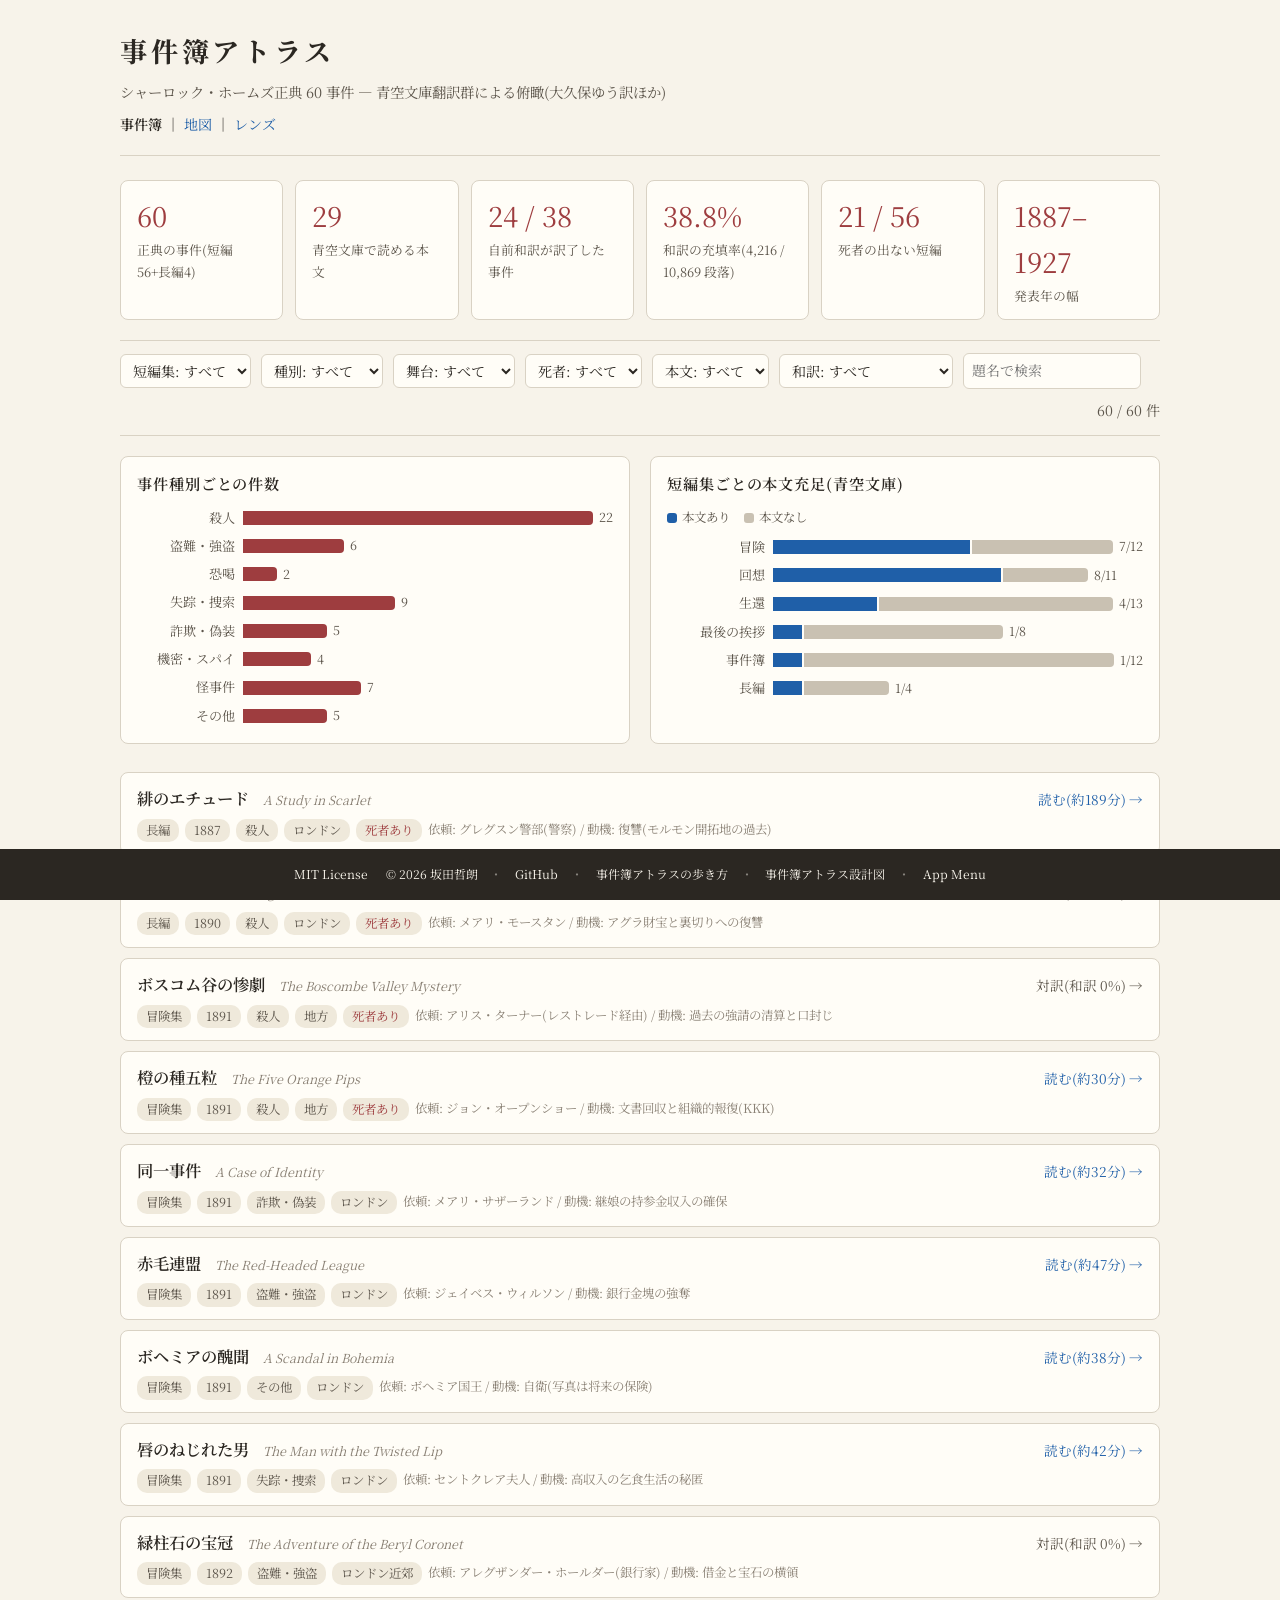
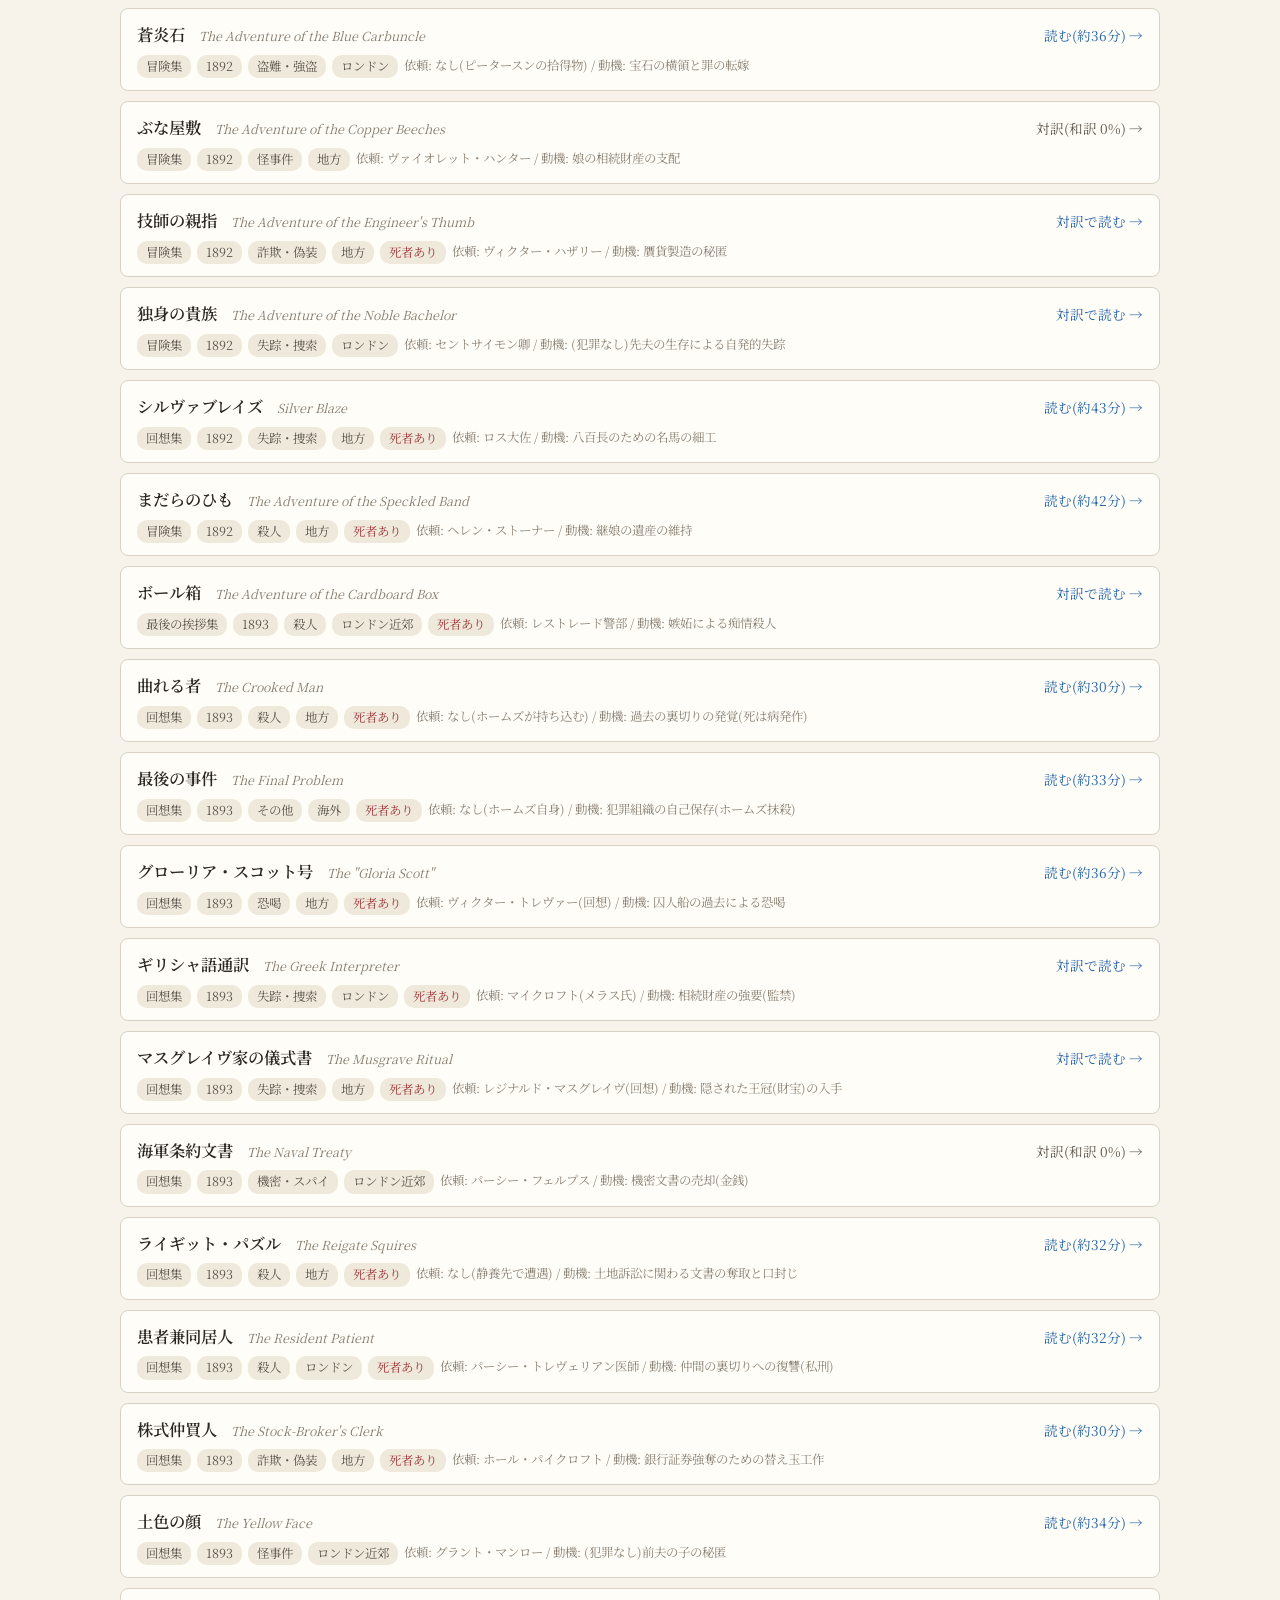
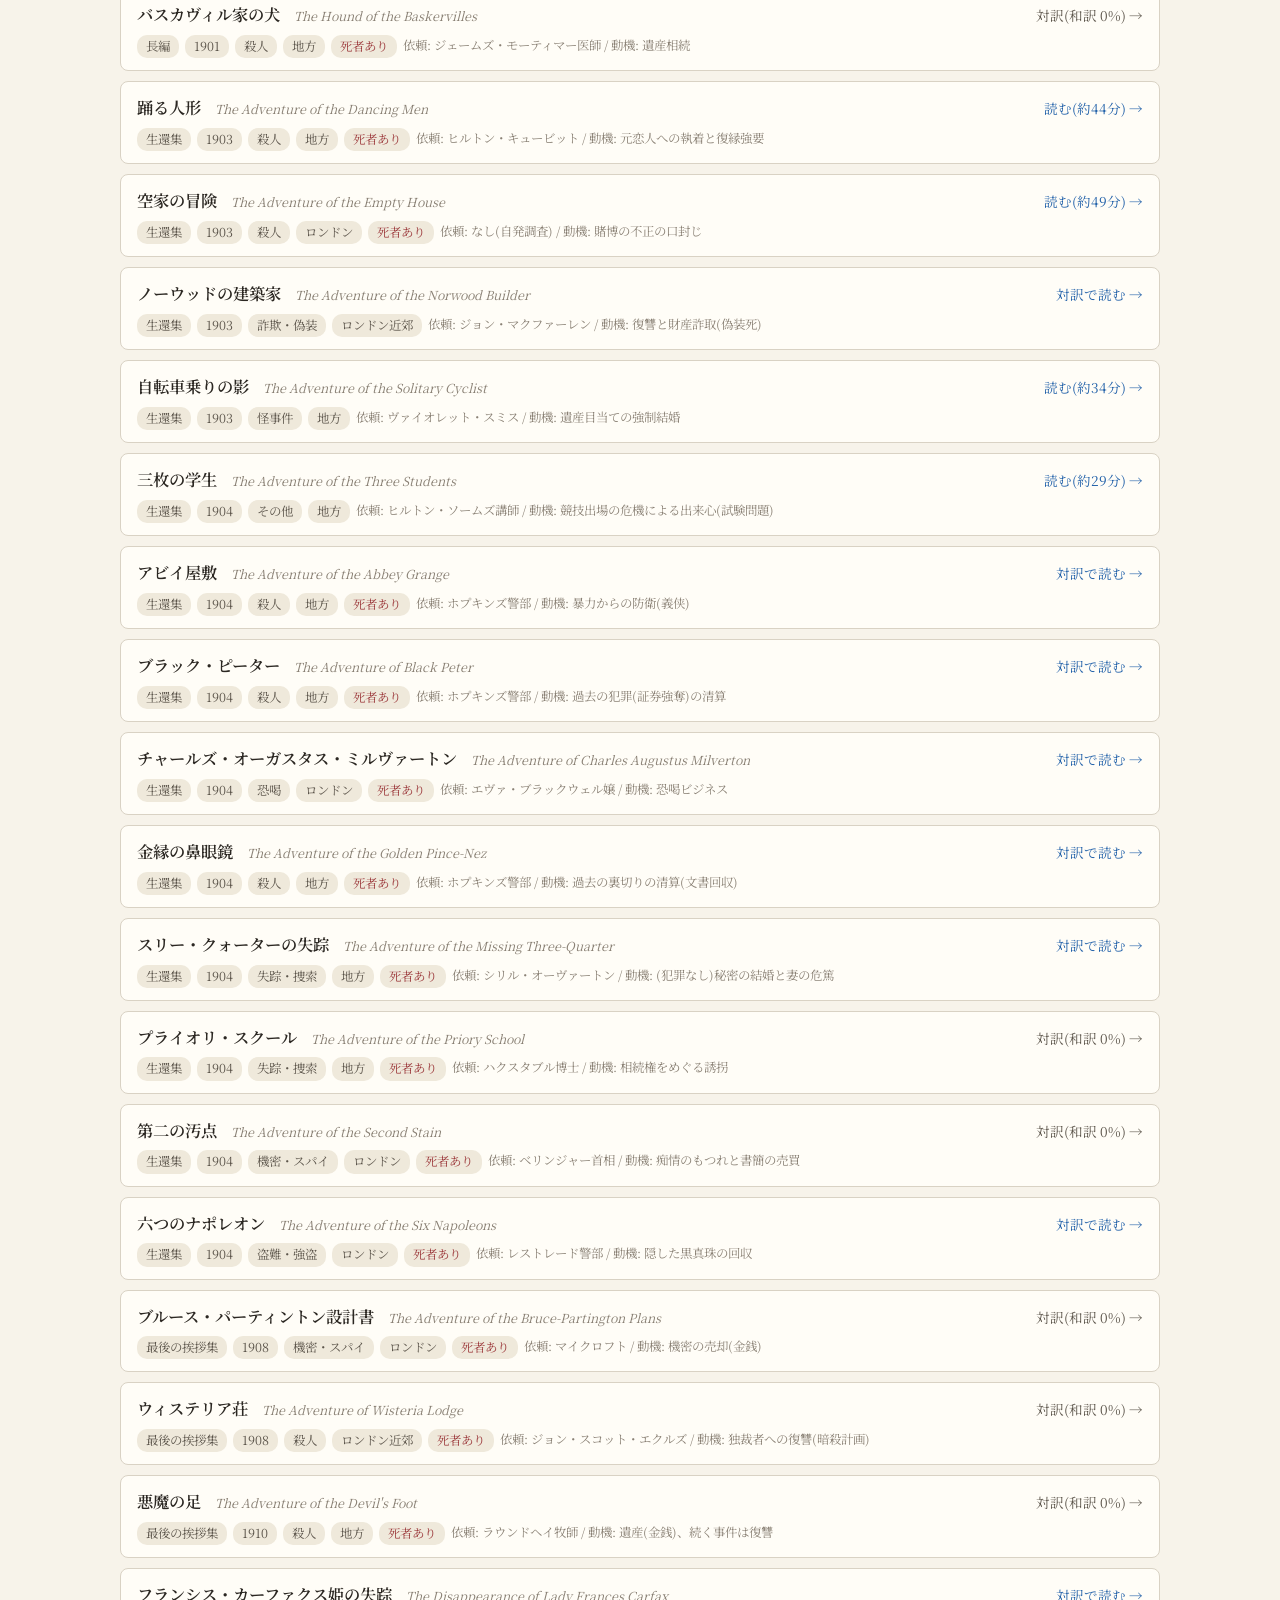
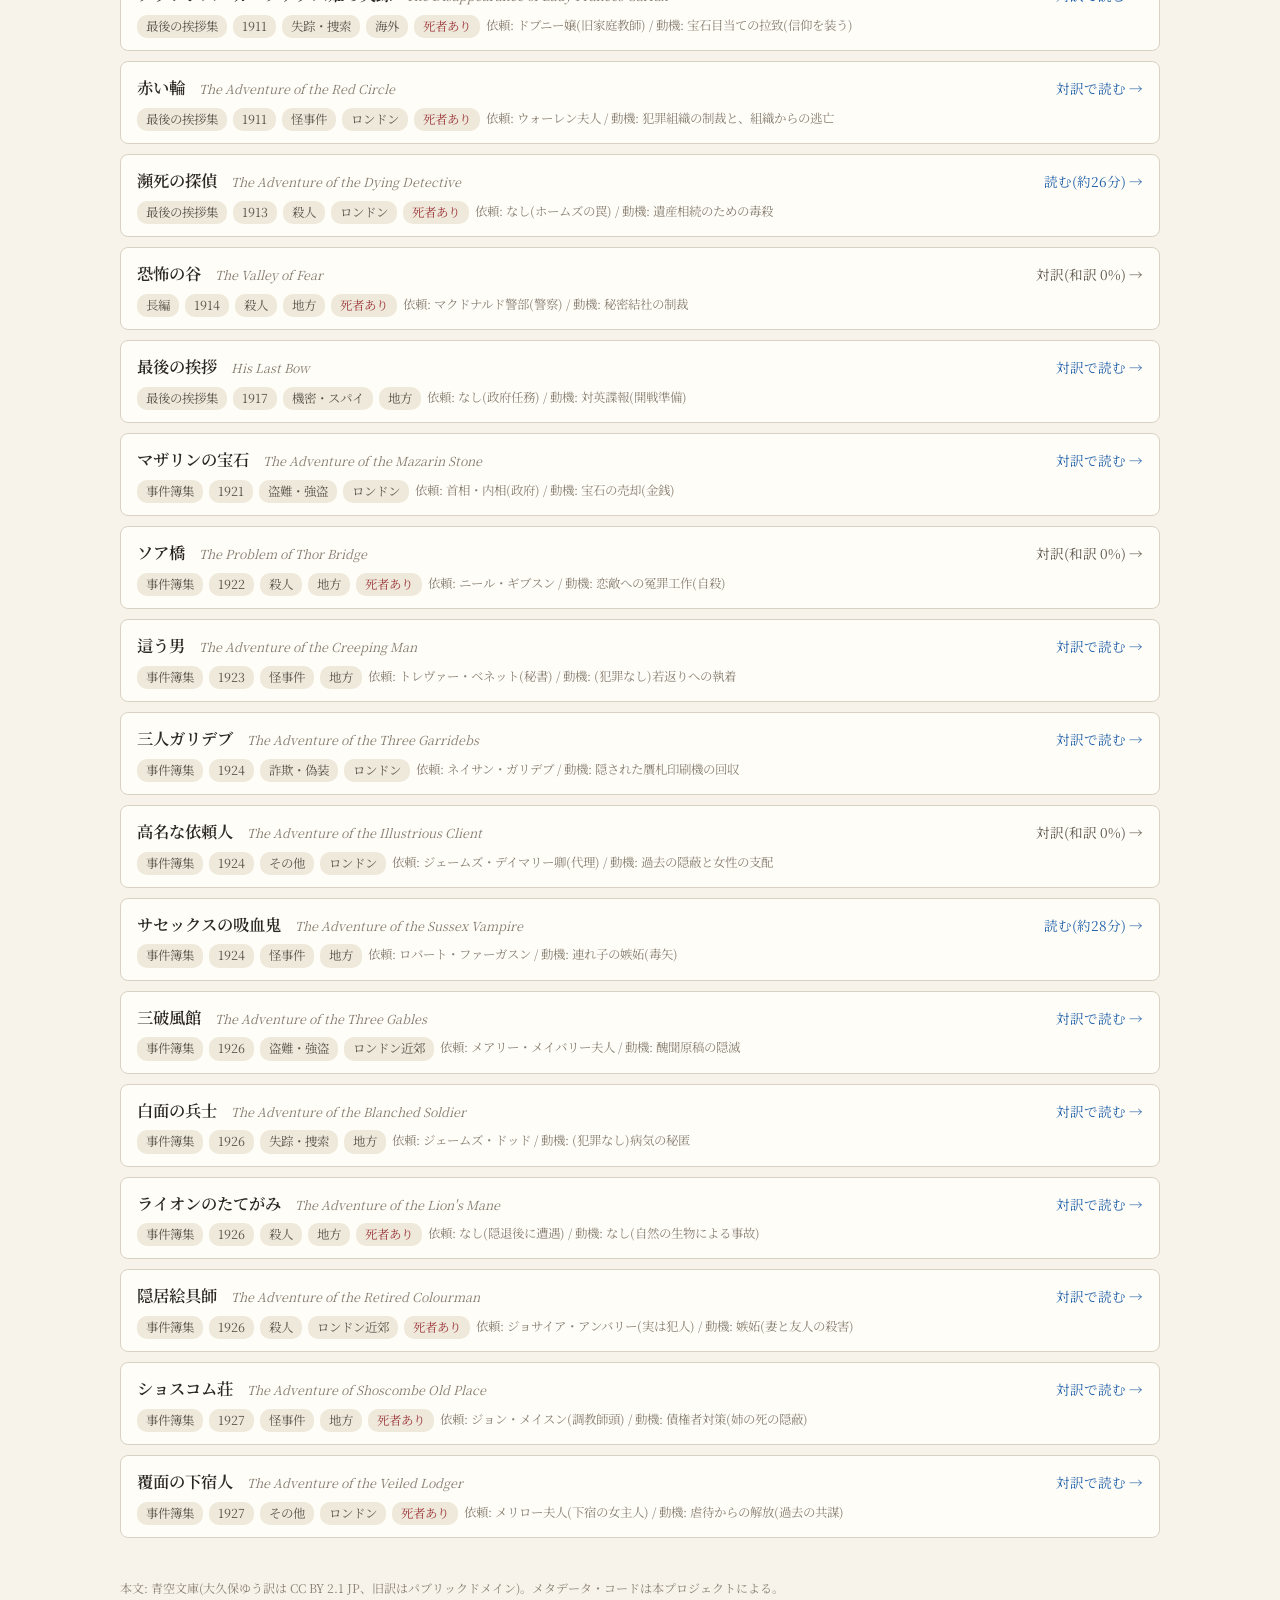
<file: web/index.html>
<!DOCTYPE html>
<html lang="ja">
<head>
<meta charset="utf-8">
<meta name="viewport" content="width=device-width, initial-scale=1">
<title>事件簿アトラス — シャーロック・ホームズ正典60事件</title>
<meta name="description" content="青空文庫のホームズ翻訳群を土台に、正典60事件をメタデータと本文の二層で俯瞰する。">
<link rel="preconnect" href="https://fonts.googleapis.com">
<link href="https://fonts.googleapis.com/css2?family=Noto+Serif+JP:wght@400;600&display=swap" rel="stylesheet">
<link rel="stylesheet" href="style.css">
</head>
<body>
<div class="wrap">
  <header class="site">
    <h1><a href="./">事件簿アトラス</a></h1>
    <div class="sub">シャーロック・ホームズ正典 60 事件 — 青空文庫翻訳群による俯瞰(大久保ゆう訳ほか)</div>
    <nav style="font-size:.88rem;margin-top:8px"><a href="./" style="color:var(--ink);font-weight:600">事件簿</a> ｜ <a href="map.html">地図</a> ｜ <a href="lens.html">レンズ</a></nav>
  </header>

  <section id="stats" aria-label="統計"></section>

  <section id="filters" aria-label="絞り込み">
    <select id="f-col" aria-label="短編集"></select>
    <select id="f-type" aria-label="事件種別"></select>
    <select id="f-region" aria-label="舞台"></select>
    <select id="f-death" aria-label="死者">
      <option value="">死者: すべて</option>
      <option value="yes">死者あり</option>
      <option value="no">死者なし</option>
    </select>
    <select id="f-text" aria-label="本文">
      <option value="">本文: すべて</option>
      <option value="yes">本文あり</option>
      <option value="no">本文なし</option>
    </select>
    <select id="f-ja" aria-label="自前和訳">
      <option value="">和訳: すべて</option>
      <option value="done">訳了</option>
      <option value="wip">訳出中</option>
      <option value="none">対象外(青空文庫あり)</option>
    </select>
    <input type="search" id="f-q" placeholder="題名で検索" aria-label="題名検索">
    <span class="count" id="f-count"></span>
  </section>

  <section id="charts" aria-label="分布"></section>

  <section id="case-list" aria-label="事件一覧"></section>

  <p style="margin-top:40px;color:var(--ink-3);font-size:.75rem">
    本文: 青空文庫(大久保ゆう訳は CC BY 2.1 JP、旧訳はパブリックドメイン)。メタデータ・コードは本プロジェクトによる。
  </p>
</div>
<footer class="app-footer">
  <a href="https://github.com/twill3c/jikenbo-atlas/blob/main/LICENSE">MIT License</a>
  <span>© 2026 坂田哲朗</span>
  <span class="fsep">・</span><a href="https://github.com/twill3c/jikenbo-atlas">GitHub</a>
  <span class="fsep">・</span><a id="link-howto" href="https://claude.ai/code/artifact/b86e776b-0192-4883-8d22-09c72c272e27">事件簿アトラスの歩き方</a>
  <span class="fsep">・</span><a id="link-design" href="https://claude.ai/code/artifact/f86403ca-7333-45a6-839f-3c2a25de6cc7">事件簿アトラス設計図</a>
  <span class="fsep">・</span><a href="https://app-menu-amber.vercel.app/">App Menu</a>
</footer>
<div id="tip" role="tooltip"></div>
<script src="app.js"></script>
</body>
</html>
</file>
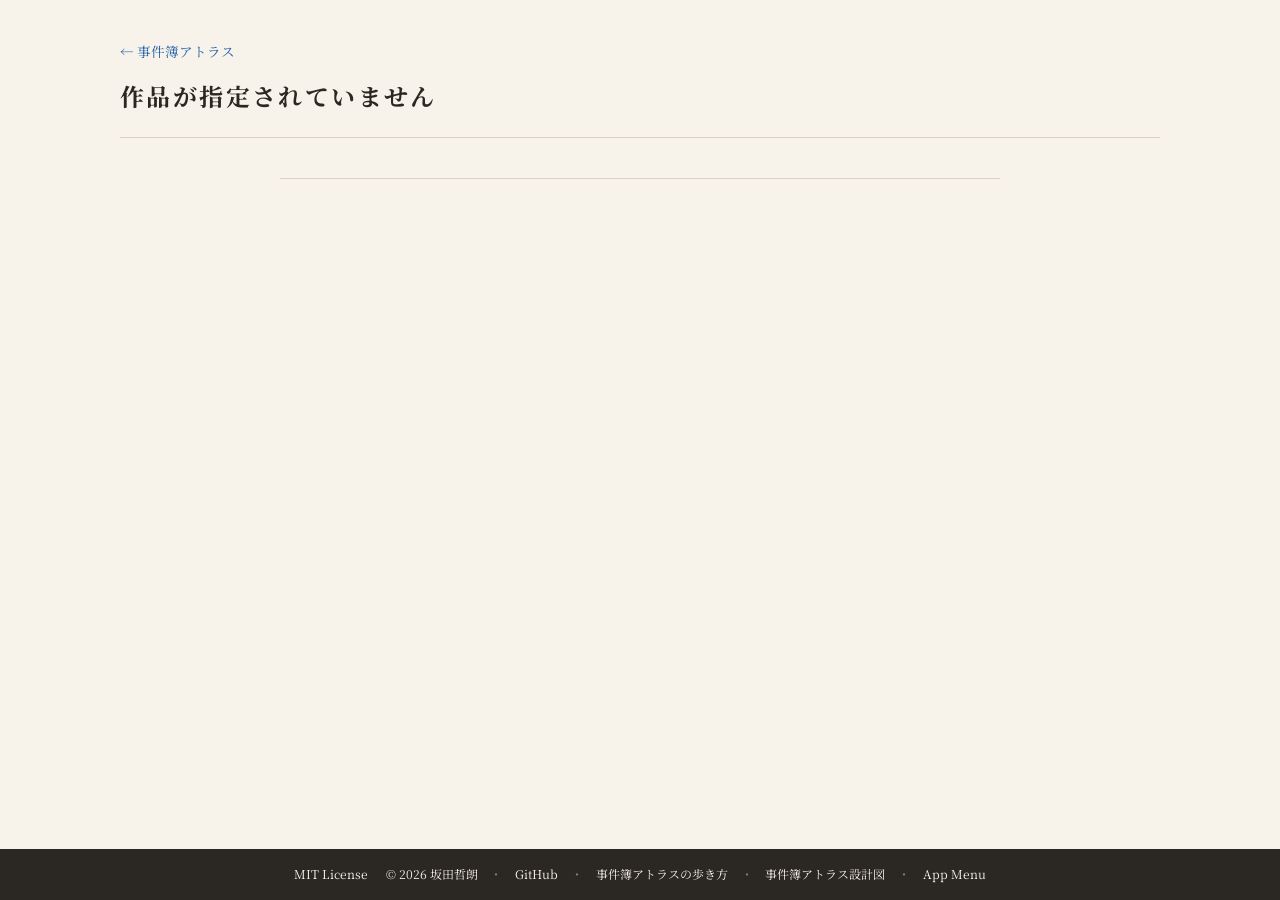
<file: web/reader.html>
<!DOCTYPE html>
<html lang="ja">
<head>
<meta charset="utf-8">
<meta name="viewport" content="width=device-width, initial-scale=1">
<title>リーダー — 事件簿アトラス</title>
<link rel="preconnect" href="https://fonts.googleapis.com">
<link href="https://fonts.googleapis.com/css2?family=Noto+Serif+JP:wght@400;600&display=swap" rel="stylesheet">
<link rel="stylesheet" href="style.css">
</head>
<body>
<div class="wrap">
  <header id="reader-head">
    <p class="backlink"><a href="./">← 事件簿アトラス</a></p>
    <h1 id="r-title">読み込み中…</h1>
    <div class="meta" id="r-meta"></div>
  </header>
  <main id="reader-body"></main>
  <footer id="reader-foot"></footer>
</div>
<footer class="app-footer">
  <a href="https://github.com/twill3c/jikenbo-atlas/blob/main/LICENSE">MIT License</a>
  <span>© 2026 坂田哲朗</span>
  <span class="fsep">・</span><a href="https://github.com/twill3c/jikenbo-atlas">GitHub</a>
  <span class="fsep">・</span><a id="link-howto" href="https://claude.ai/code/artifact/b86e776b-0192-4883-8d22-09c72c272e27">事件簿アトラスの歩き方</a>
  <span class="fsep">・</span><a id="link-design" href="https://claude.ai/code/artifact/f86403ca-7333-45a6-839f-3c2a25de6cc7">事件簿アトラス設計図</a>
  <span class="fsep">・</span><a href="https://app-menu-amber.vercel.app/">App Menu</a>
</footer>
<script src="reader.js"></script>
</body>
</html>
</file>
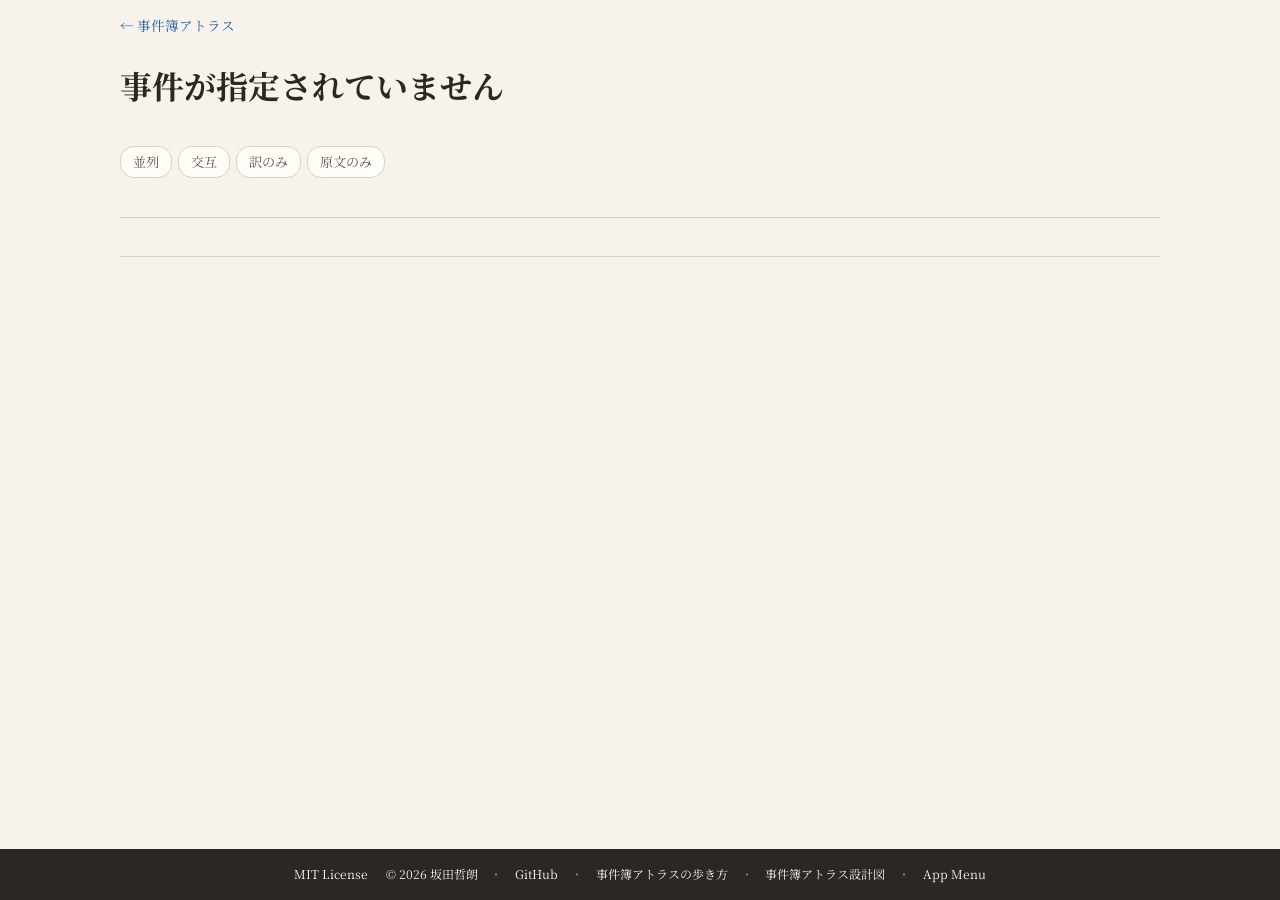
<file: web/taiyaku.html>
<!DOCTYPE html>
<html lang="ja">
<head>
<meta charset="utf-8">
<meta name="viewport" content="width=device-width, initial-scale=1">
<title>対訳 — 事件簿アトラス</title>
<link rel="preconnect" href="https://fonts.googleapis.com">
<link href="https://fonts.googleapis.com/css2?family=Noto+Serif+JP:wght@400;600&display=swap" rel="stylesheet">
<link rel="stylesheet" href="style.css">
</head>
<body>
<div class="wrap">
  <header id="taiyaku-head">
    <p class="backlink"><a href="./">← 事件簿アトラス</a></p>
    <h1 id="t-title">読み込み中…</h1>
    <div class="meta" id="t-meta"></div>
    <div class="fill" id="t-fill"></div>
    <nav class="modes" id="t-modes" aria-label="表示切替">
      <button type="button" data-mode="parallel">並列</button>
      <button type="button" data-mode="alternate">交互</button>
      <button type="button" data-mode="ja">訳のみ</button>
      <button type="button" data-mode="en">原文のみ</button>
    </nav>
  </header>
  <details class="t-note" id="t-note" hidden></details>
  <main id="taiyaku-body"></main>
  <nav class="t-nav" id="t-nav" aria-label="訳了作の前後移動"></nav>
  <footer id="taiyaku-foot"></footer>
</div>
<footer class="app-footer">
  <a href="https://github.com/twill3c/jikenbo-atlas/blob/main/LICENSE">MIT License</a>
  <span>© 2026 坂田哲朗</span>
  <span class="fsep">・</span><a href="https://github.com/twill3c/jikenbo-atlas">GitHub</a>
  <span class="fsep">・</span><a id="link-howto" href="https://claude.ai/code/artifact/b86e776b-0192-4883-8d22-09c72c272e27">事件簿アトラスの歩き方</a>
  <span class="fsep">・</span><a id="link-design" href="https://claude.ai/code/artifact/f86403ca-7333-45a6-839f-3c2a25de6cc7">事件簿アトラス設計図</a>
  <span class="fsep">・</span><a href="https://app-menu-amber.vercel.app/">App Menu</a>
</footer>
<script src="taiyaku.js"></script>
</body>
</html>
</file>
<file: web/style.css>
/* 事件簿アトラス 共通スタイル — 生成りの紙+墨、蘇芳/藍の二系(dataviz 検証済み) */
:root {
  --paper: #f7f3ea;
  --card: #fffdf7;
  --ink: #2b2722;
  --ink-2: #5c554b;
  --ink-3: #8a8175;
  --line: #d9d2c4;
  --accent: #9e3d3f;   /* 蘇芳 */
  --accent-2: #1f5fa8; /* 藍 */
  --remain: #c9c1b2;   /* 残余(非強調) */
  --chip: #efe9db;
}
@media (prefers-color-scheme: dark) {
  :root {
    --paper: #1e1b17;
    --card: #26221d;
    --ink: #e8e2d6;
    --ink-2: #b3aa9a;
    --ink-3: #837b6d;
    --line: #3b352c;
    --accent: #c4686a;
    --accent-2: #5b8fd4;
    --remain: #4a4337;
    --chip: #322d25;
  }
}
:root { --footer-h: 3.2rem; }
* { box-sizing: border-box; }
html { -webkit-text-size-adjust: 100%; }
body {
  margin: 0; background: var(--paper); color: var(--ink);
  font-family: "Noto Serif JP", "Hiragino Mincho ProN", "Yu Mincho", serif;
  line-height: 1.7;
  padding-bottom: calc(var(--footer-h) + 1rem);
}

/* 下部固定フッタ(F-12、kiko-atlas 準拠) */
.app-footer {
  position: fixed; left: 0; right: 0; bottom: 0; height: var(--footer-h);
  display: flex; align-items: center; justify-content: center;
  gap: 1.1rem; flex-wrap: wrap;
  background: var(--ink); color: var(--paper); font-size: .75rem;
  padding: 0 1rem; z-index: 1200;
}
.app-footer a { color: var(--paper); text-decoration: none; }
.app-footer a:hover { text-decoration: underline; }
@media (max-width: 700px) {
  body { padding-bottom: calc(var(--footer-h) + 3.5rem); }
  .app-footer { height: auto; padding: .4rem 1rem; }
}
a { color: var(--accent-2); text-decoration: none; }
a:hover { text-decoration: underline; }
.wrap { max-width: 1080px; margin: 0 auto; padding: 0 20px 64px; }
header.site {
  border-bottom: 1px solid var(--line); margin-bottom: 24px;
  padding: 28px 0 18px;
}
header.site h1 { margin: 0; font-size: 1.7rem; letter-spacing: .14em; }
header.site h1 a { color: var(--ink); }
header.site .sub { color: var(--ink-2); font-size: .9rem; margin-top: 6px; }

/* stat tiles */
#stats { display: flex; flex-wrap: wrap; gap: 12px; margin: 20px 0; }
.tile {
  flex: 1 1 150px; background: var(--card); border: 1px solid var(--line);
  border-radius: 8px; padding: 12px 16px;
}
.tile .num { font-size: 1.7rem; color: var(--accent); font-variant-numeric: tabular-nums; }
.tile .lbl { font-size: .8rem; color: var(--ink-2); }

/* filters */
#filters {
  display: flex; flex-wrap: wrap; gap: 10px; align-items: center;
  padding: 12px 0; border-top: 1px solid var(--line); border-bottom: 1px solid var(--line);
  margin-bottom: 20px; font-size: .88rem;
}
#filters select, #filters input[type=search] {
  font: inherit; font-size: .88rem; color: var(--ink); background: var(--card);
  border: 1px solid var(--line); border-radius: 6px; padding: 5px 8px;
}
#filters .count { margin-left: auto; color: var(--ink-2); }

/* charts */
#charts { display: grid; grid-template-columns: 1fr 1fr; gap: 20px; margin-bottom: 28px; }
@media (max-width: 760px) { #charts { grid-template-columns: 1fr; } }
.chart {
  background: var(--card); border: 1px solid var(--line); border-radius: 8px; padding: 14px 16px 10px;
}
.chart h3 { margin: 0 0 10px; font-size: .95rem; font-weight: 600; letter-spacing: .06em; }
.chart .legend { display: flex; gap: 14px; font-size: .78rem; color: var(--ink-2); margin-bottom: 8px; }
.legend i { display: inline-block; width: 10px; height: 10px; border-radius: 3px; margin-right: 5px; vertical-align: -1px; }
.bar-row { display: grid; grid-template-columns: 7.5em 1fr; align-items: center; gap: 8px; margin: 6px 0; font-size: .82rem; }
.bar-row .lbl { color: var(--ink-2); text-align: right; overflow: hidden; text-overflow: ellipsis; white-space: nowrap; }
.bar-track { display: flex; align-items: center; gap: 2px; min-height: 16px; }
.bar {
  height: 14px; border-radius: 0 4px 4px 0; background: var(--accent);
  min-width: 2px; transition: width .25s;
}
.bar.b2 { background: var(--accent-2); border-radius: 0; }
.bar.rem { background: var(--remain); border-radius: 0 4px 4px 0; }
.bar-val { font-size: .78rem; color: var(--ink-2); padding-left: 4px; font-variant-numeric: tabular-nums; }

/* tooltip */
#tip {
  position: fixed; pointer-events: none; z-index: 50; display: none;
  background: var(--ink); color: var(--paper); font-size: .78rem;
  padding: 5px 9px; border-radius: 6px; max-width: 260px;
}

/* case list */
#case-list { display: grid; gap: 10px; }
.case {
  background: var(--card); border: 1px solid var(--line); border-radius: 8px;
  padding: 12px 16px; display: flex; flex-wrap: wrap; gap: 6px 14px; align-items: baseline;
}
.case .ttl { font-size: 1.02rem; font-weight: 600; }
.case .en { color: var(--ink-3); font-size: .78rem; font-style: italic; }
.case .meta { font-size: .78rem; color: var(--ink-2); display: flex; flex-wrap: wrap; gap: 6px; width: 100%; }
.chip { background: var(--chip); border-radius: 10px; padding: 1px 9px; }
.chip.death { color: var(--accent); }
.case .read { margin-left: auto; font-size: .85rem; white-space: nowrap; }
.case .noread { margin-left: auto; font-size: .78rem; color: var(--ink-3); white-space: nowrap; }

/* reader */
#reader-head { border-bottom: 1px solid var(--line); padding: 26px 0 16px; margin-bottom: 26px; }
#reader-head h1 { margin: 0 0 4px; font-size: 1.5rem; letter-spacing: .1em; }
#reader-head .meta { color: var(--ink-2); font-size: .85rem; }
#reader-body { max-width: 720px; margin: 0 auto; font-size: 1.02rem; }
#reader-body p { margin: 0 0 .2em; text-indent: 0; }
#reader-body .indent { padding-left: 2em; }
#reader-body h2.mid { font-size: 1.15rem; margin: 1.6em 0 .8em; letter-spacing: .1em; }
#reader-body .em-dots { text-emphasis: filled sesame; -webkit-text-emphasis: filled sesame; }
#reader-body .right { text-align: right; }
#reader-body hr.pagebreak { border: 0; border-top: 1px dashed var(--line); margin: 2em 10%; }
#reader-body .sashie { color: var(--ink-3); font-size: .82rem; text-align: center; margin: 1em 0; }
#reader-body ruby rt { font-size: .55em; color: var(--ink-2); }
#reader-foot {
  max-width: 720px; margin: 40px auto 0; padding-top: 14px; border-top: 1px solid var(--line);
  color: var(--ink-3); font-size: .78rem; white-space: pre-wrap;
}
.backlink { font-size: .85rem; }

/* fleet: フッタ区切り。規約の並び「MIT License © 2026 坂田哲朗 ・ GitHub ・ … 」の「・」。
   CSS の ::before では innerText に出ず検品器から見えないので、文字として置いてある。
   ここでは色と詰めだけを与える(flex の gap があるぶん、左右を負で詰める)。 */
.fsep {
  color: currentColor;
  opacity: 0.45;
  margin: 0 -0.3rem;
  user-select: none;
}

.case .read.partial { color: var(--ink-2); }

/* ---- 英日対訳ビュー(F-16)---- */
.fill { display: flex; align-items: center; gap: 10px; margin: 10px 0 4px; font-size: .8rem; color: var(--ink-2); }
.fill-bar { display: inline-block; width: 180px; height: 7px; background: var(--remain); border-radius: 4px; overflow: hidden; }
.fill-bar i { display: block; height: 100%; background: var(--accent-2); }
.fill-num { font-variant-numeric: tabular-nums; }

.modes { display: flex; gap: 6px; margin: 12px 0 4px; flex-wrap: wrap; }
.modes button {
  font: inherit; font-size: .82rem; padding: 4px 12px; cursor: pointer;
  color: var(--ink-2); background: var(--card);
  border: 1px solid var(--line); border-radius: 14px;
}
.modes button.on { color: var(--paper); background: var(--accent-2); border-color: var(--accent-2); }

#taiyaku-body { margin-top: 18px; }
.t-row { margin: 0 0 1.05em; }
.t-row.m-par { display: grid; grid-template-columns: 1fr 1fr; gap: 0 26px; align-items: start; }
.t-en { color: var(--ink-2); font-size: .92rem; line-height: 1.72; }
.t-ja { color: var(--ink); line-height: 1.95; }
.m-alt .t-en { margin-top: .35em; padding-left: .9em; border-left: 2px solid var(--line); }
.t-ja.untranslated { color: var(--ink-3); font-size: .85rem; }
.t-row.t-head { margin-bottom: 1.6em; }
.t-head .t-ja { font-size: 1.15rem; font-weight: 600; line-height: 1.5; }
.t-head .t-en { font-style: italic; letter-spacing: .04em; }
.m-alt.t-head .t-en { border-left: none; padding-left: 0; }
/* 訳注。details は既定が display:block なので [hidden] を明示的に効かせる
   (要素の既定表示に hidden 属性が負けることがある。kasane-kairo で踏んだ罠) */
.t-note[hidden] { display: none; }
.t-note {
  margin: 0 0 1.4rem;
  padding: .6rem .9rem;
  border-left: 3px solid var(--accent-2);
  background: var(--card);
  border-radius: 0 4px 4px 0;
  font-size: .9rem;
  line-height: 1.8;
}
.t-note > summary { cursor: pointer; color: var(--accent-2); font-weight: 600; }
.t-note > p { margin: .6rem 0 0; color: var(--ink-2); }
.t-note > .t-note-common { color: var(--ink-3); font-size: .84rem; }

.t-nav {
  display: grid; grid-template-columns: 1fr auto 1fr; align-items: center; gap: 12px;
  margin-top: 2.4rem; padding-top: 1rem; border-top: 1px solid var(--line);
  font-size: .88rem;
}
.t-nav a { color: var(--accent-2); text-decoration: none; }
.t-nav a:hover { text-decoration: underline; }
.t-nav .t-nav-next { text-align: right; }
.t-nav .t-nav-end { color: var(--ink-3); font-size: .8rem; }
.t-nav .t-nav-next.t-nav-end, .t-nav span:last-child { text-align: right; }
.t-nav .t-nav-pos { color: var(--ink-2); font-size: .8rem; white-space: nowrap; font-variant-numeric: tabular-nums; }
@media (max-width: 560px) {
  .t-nav { grid-template-columns: 1fr; }
  .t-nav .t-nav-next, .t-nav span:last-child { text-align: left; }
}

#taiyaku-foot { margin-top: 1.4rem; padding-top: 1rem; border-top: 1px solid var(--line); font-size: .78rem; color: var(--ink-3); }
#taiyaku-foot p { margin: .35em 0; }
@media (max-width: 720px) {
  .t-row.m-par { grid-template-columns: 1fr; gap: 0; }
  .t-row.m-par .t-en { margin-top: .35em; padding-left: .9em; border-left: 2px solid var(--line); }
}
</file>
